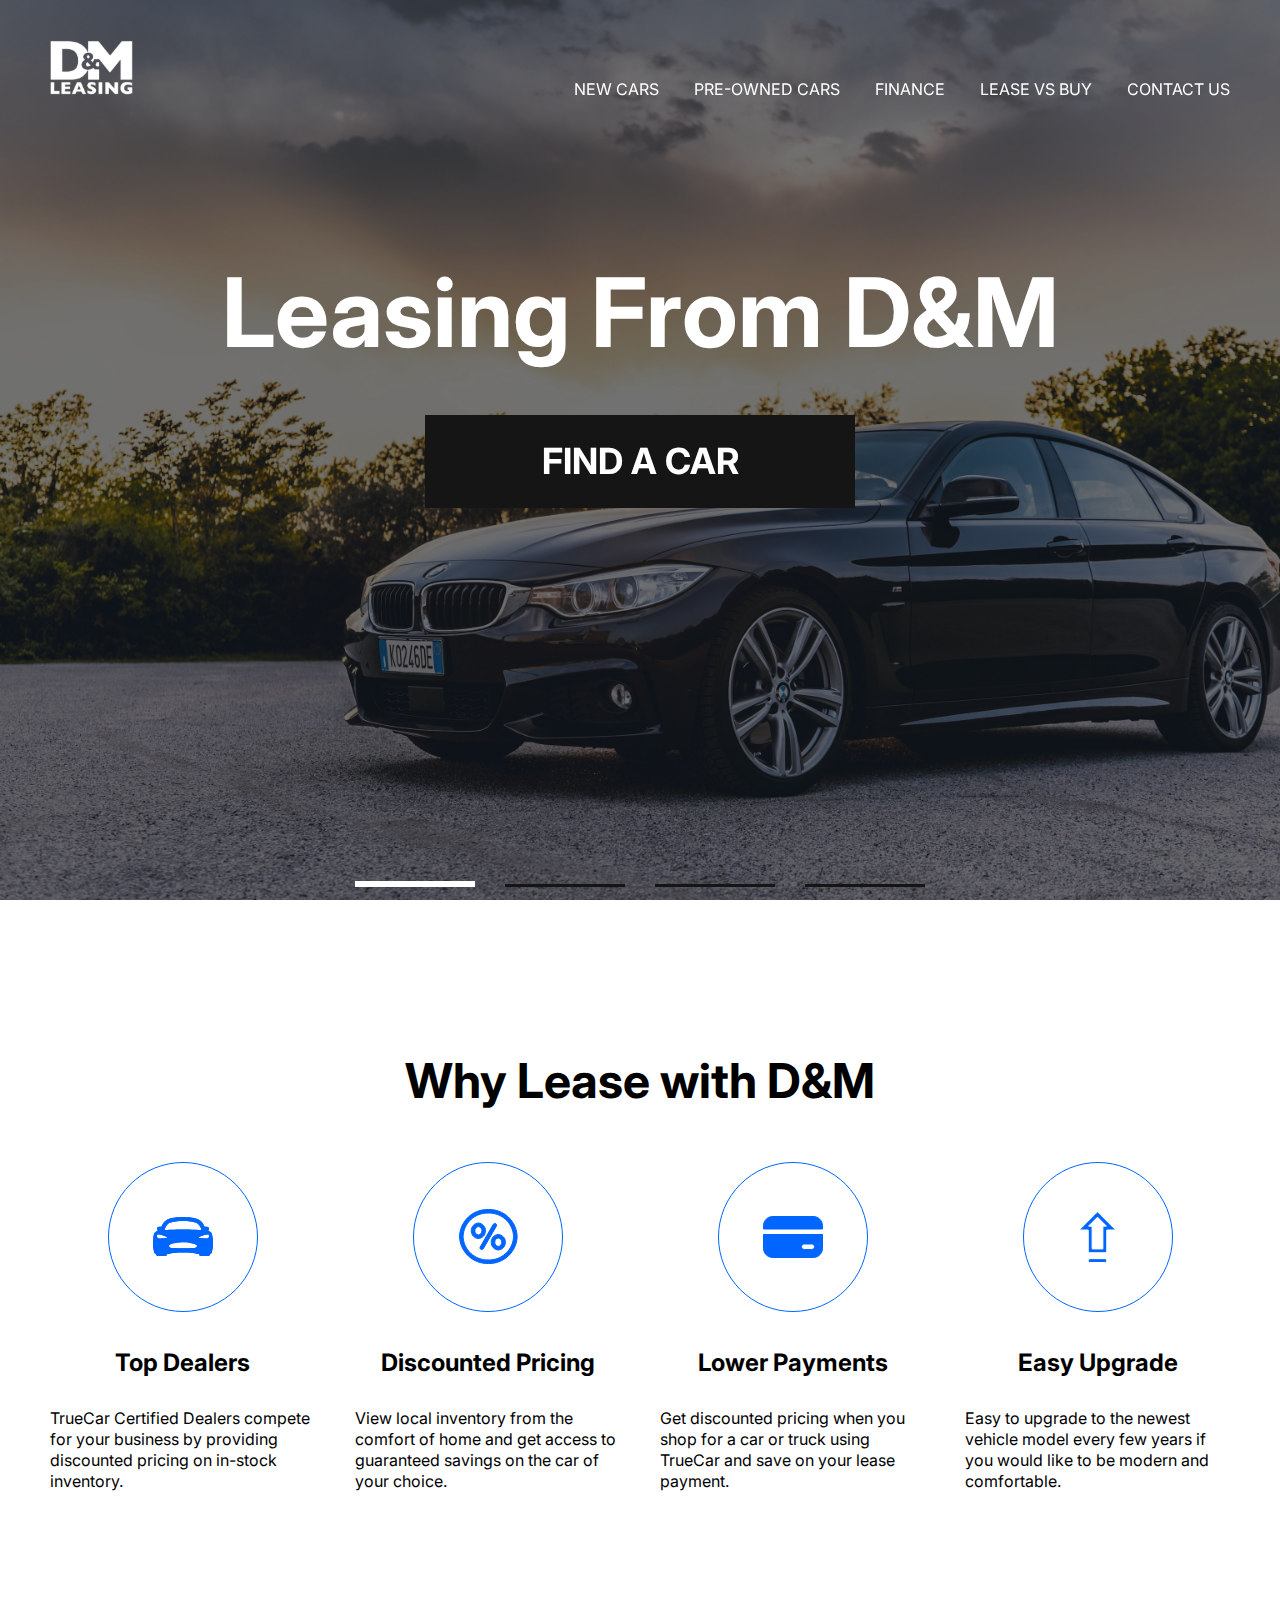
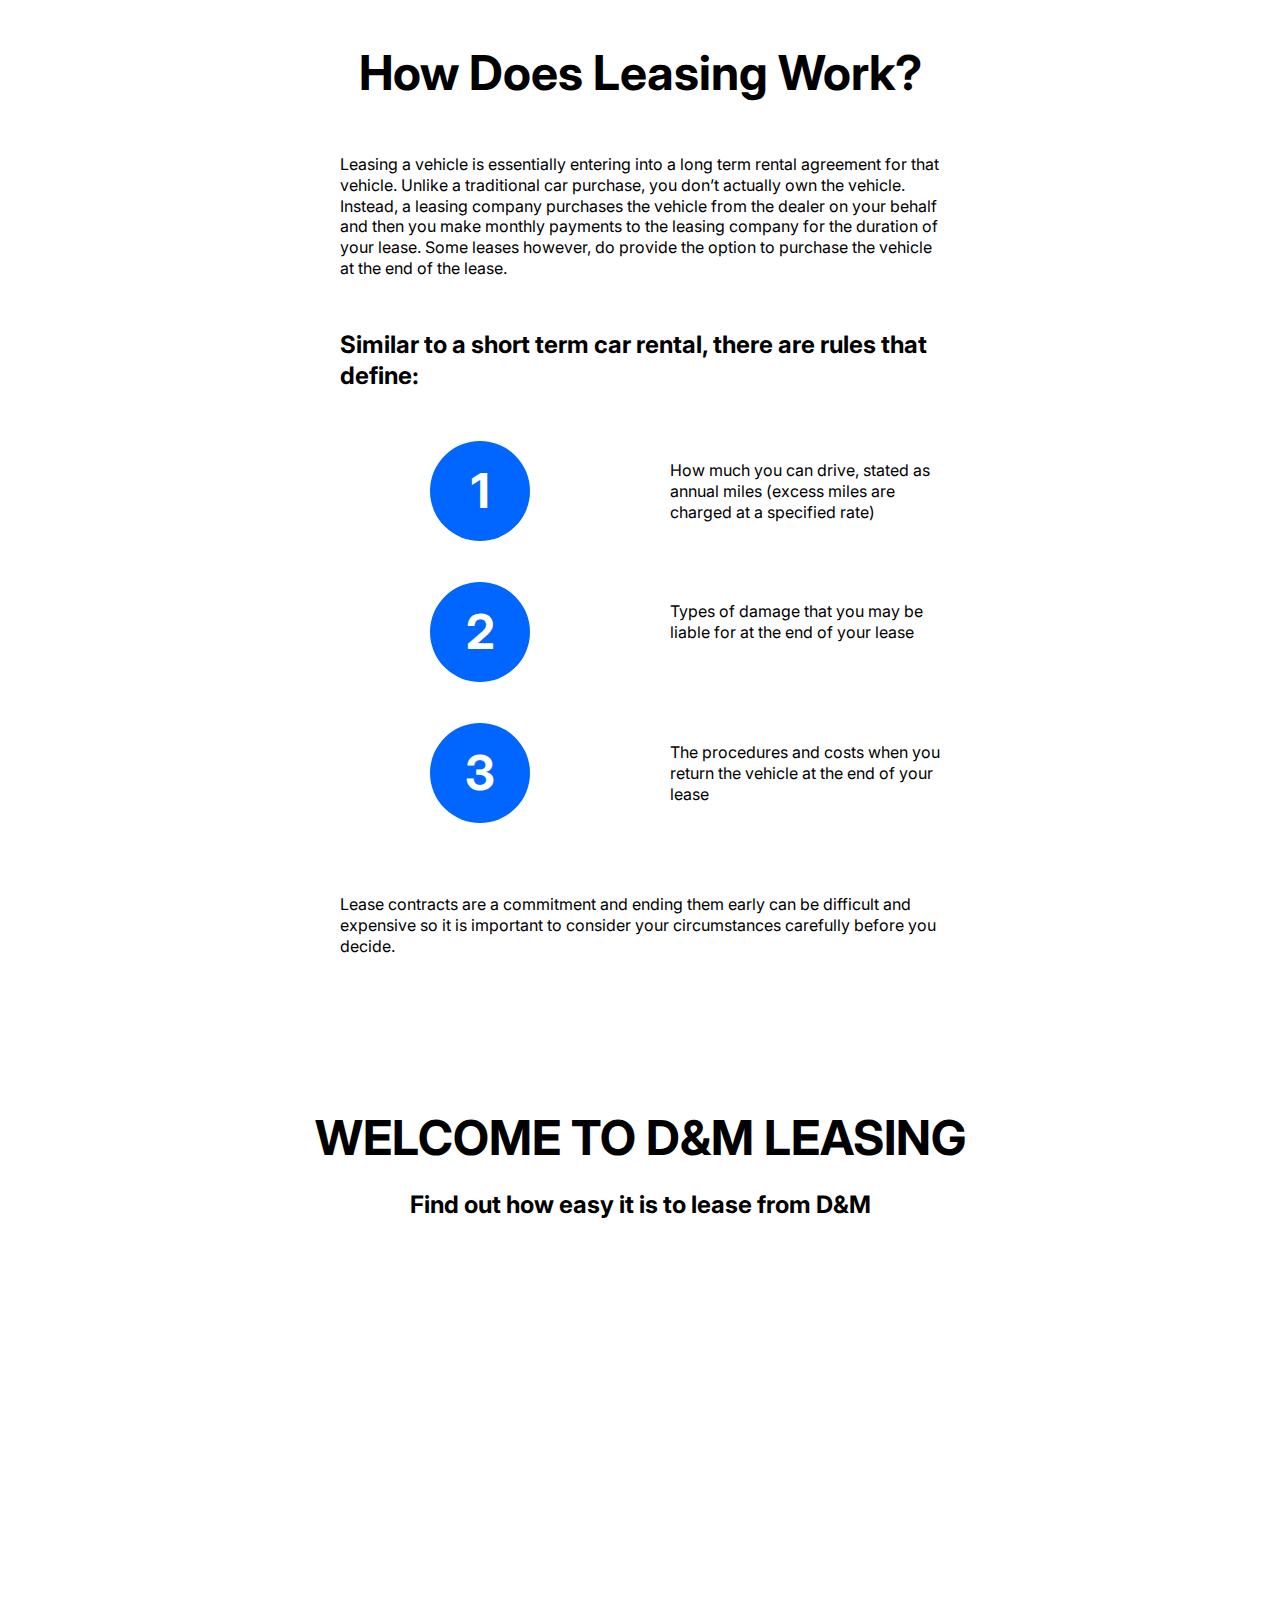
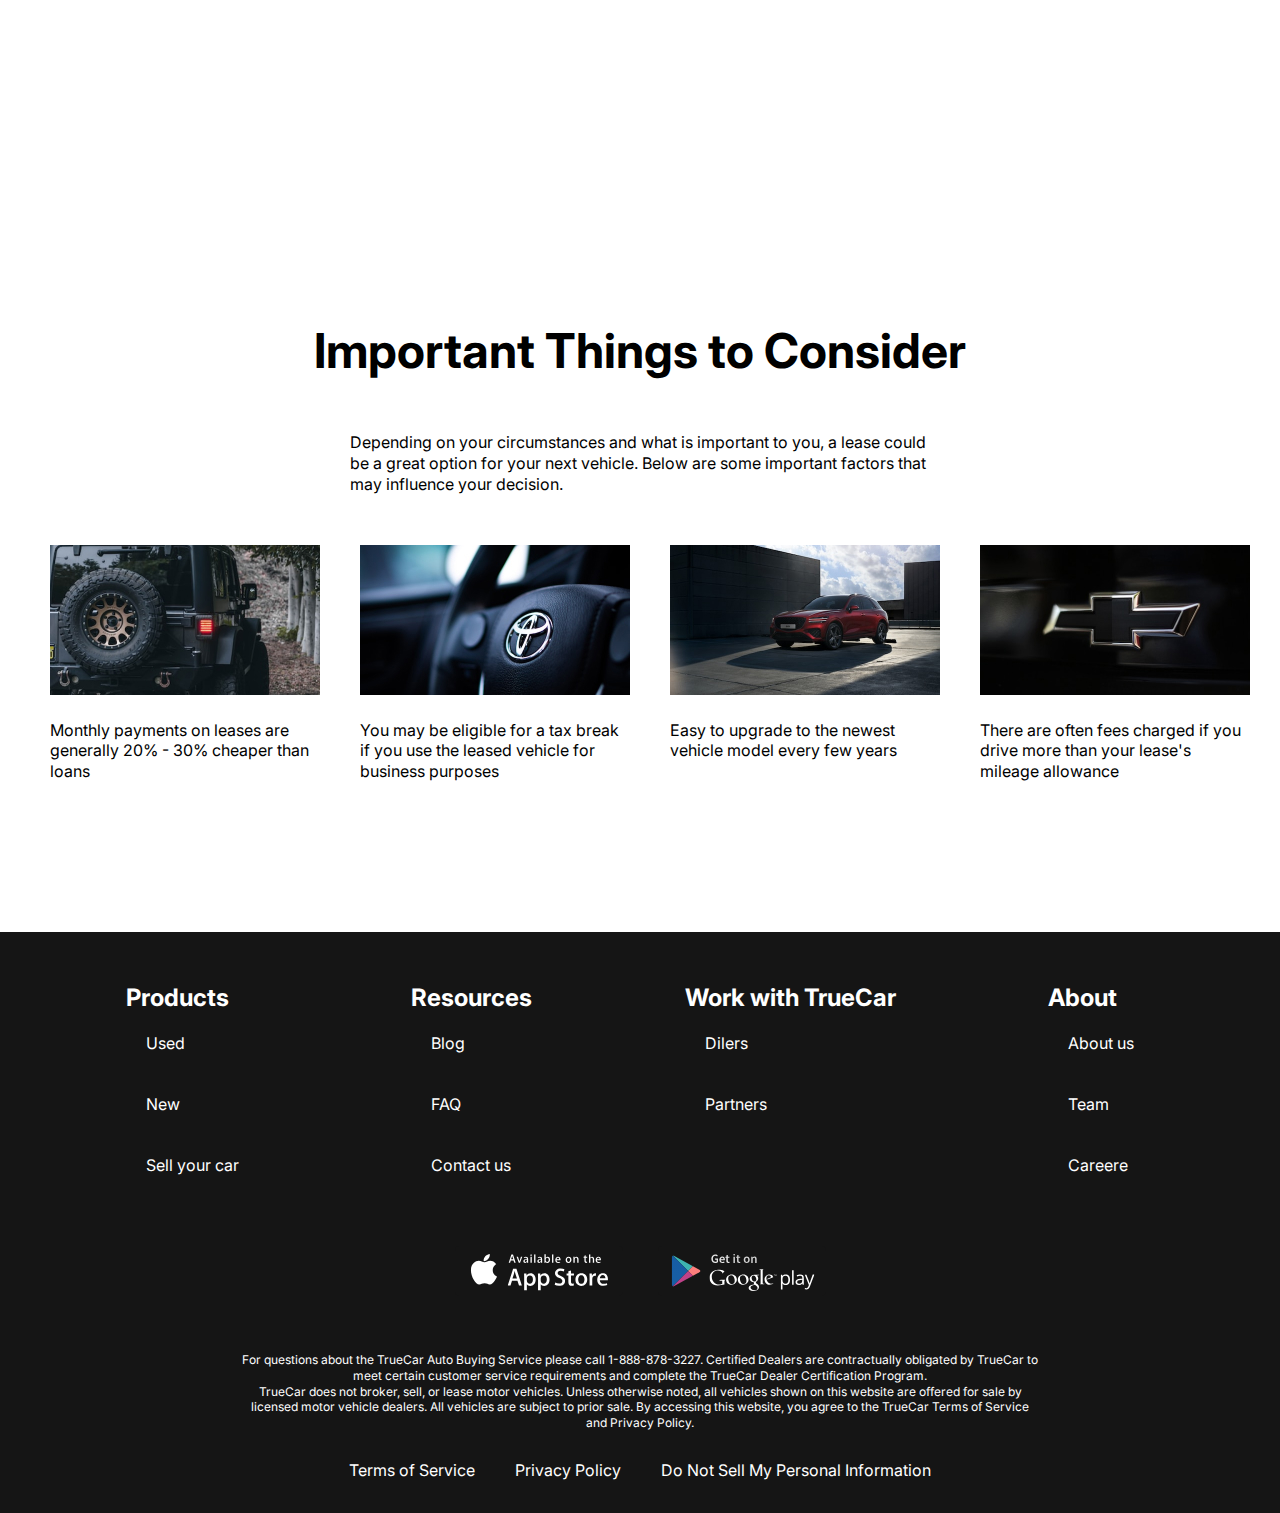
<file: index.html>
<!DOCTYPE html>
<html lang="en">
  <head>
    <meta charset="UTF-8" />
    <meta http-equiv="X-UA-Compatible" content="IE=edge" />
    <meta name="viewport" content="width=device-width, initial-scale=1.0" />
    <title>Document</title>

    <link rel="preconnect" href="https://fonts.googleapis.com" />
    <link rel="preconnect" href="https://fonts.gstatic.com" crossorigin />
    <link
      href="https://fonts.googleapis.com/css2?family=Inter:wght@400;700&display=swap"
      rel="stylesheet"
    />
    <link
      rel="stylesheet"
      href="https://cdn.jsdelivr.net/npm/swiper@9/swiper-bundle.min.css"
    />
    <link rel="stylesheet" href="css/style.css" />
  </head>
  <body>
    <div class="wrapper">
      <header class="header header-main">
        <div class="container">
          <div class="header__inner">
            <a href="logo" class="logo" href="index.html">
              <img src="images/logo.svg" alt="" class="logo__img" />
            </a>
            <nav class="menu">
              <ul class="menu__list">
                <li class="menu__list-item">
                  <a href="#" class="menu__list-link">New cars</a>
                </li>
                <li class="menu__list-item">
                  <a href="#" class="menu__list-link">Pre-owned cars</a>
                </li>
                <li class="menu__list-item">
                  <a href="#" class="menu__list-link">Finance</a>
                </li>
                <li class="menu__list-item">
                  <a href="#" class="menu__list-link">Lease vs buy</a>
                </li>
                <li class="menu__list-item">
                  <a href="contact.html" class="menu__list-link">Contact us</a>
                </li>
              </ul>
            </nav>
          </div>
        </div>
      </header>
      <main class="main">
        <section class="top">
          <div class="container">
            <h1 class="title">Leasing From D&M</h1>
            <a href="#" class="top__link">FIND A CAR</a>
          </div>
        </section>
        <div class="slider">
          <div class="swiper mySwiper">
            <div class="swiper-wrapper">
              <div
                class="swiper-slide"
                style="background-image: url(images/slide1.png)"
              ></div>
              <div
                class="swiper-slide"
                style="background-image: url(images/slide2.jpg)"
              ></div>
              <div
                class="swiper-slide"
                style="background-image: url(images/slide1.png)"
              ></div>
              <div people: Person[]=[]; class="swiper-slide"
              style="background-image: url(images/slide2.jpg)" >
            </div>
          </div>
          <div class="swiper-pagination"></div>
        </div>

        <section class="why-lease">
          <div class="container">
            <h2 class="section-title">Why Lease with D&M</h2>
            <ul class="why-lease__list">
              <li class="why-lease__item">
                <img
                  src="images/whylease1.svg"
                  alt=""
                  class="why-lease__item-img"
                />
                <h3 class="why-lease__item-title">Top Dealers</h3>
                <p class="why-lease__item-text">
                  TrueCar Certified Dealers compete for your business by
                  providing discounted pricing on in-stock inventory.
                </p>
              </li>
              <li class="why-lease__item">
                <img
                  src="images/whylease2.svg"
                  alt=""
                  class="why-lease__item-img"
                />
                <h3 class="why-lease__item-title">Discounted Pricing</h3>
                <p class="why-lease__item-text">
                  View local inventory from the comfort of home and get access
                  to guaranteed savings on the car of your choice.
                </p>
              </li>
              <li class="why-lease__item">
                <img
                  src="images/whylease3.svg"
                  alt=""
                  class="why-lease__item-img"
                />
                <h3 class="why-lease__item-title">Lower Payments</h3>
                <p class="why-lease__item-text">
                  Get discounted pricing when you shop for a car or truck using
                  TrueCar and save on your lease payment.
                </p>
              </li>
              <li class="why-lease__item">
                <img
                  src="images/whylease4.svg"
                  alt=""
                  class="why-lease__item-img"
                />
                <h3 class="why-lease__item-title">Easy Upgrade</h3>
                <p class="why-lease__item-text">
                  Easy to upgrade to the newest vehicle model every few years if
                  you would like to be modern and comfortable.
                </p>
              </li>
            </ul>
          </div>
        </section>
        <section class="how-does">
          <div class="container">
            <div class="how-does__inner">
              <h2 class="section-title">How Does Leasing Work?</h2>
              <p class="how-does__text">
                Leasing a vehicle is essentially entering into a long term
                rental agreement for that vehicle. Unlike a traditional car
                purchase, you don’t actually own the vehicle. Instead, a leasing
                company purchases the vehicle from the dealer on your behalf and
                then you make monthly payments to the leasing company for the
                duration of your lease. Some leases however, do provide the
                option to purchase the vehicle at the end of the lease.
              </p>
              <h4 class="how__does-title">
                Similar to a short term car rental, there are rules that define:
              </h4>
              <ol class="how__does-list">
                <li class="how__does-item">
                  How much you can drive, stated as annual miles (excess miles
                  are charged at a specified rate)
                </li>
                <li class="how__does-item">
                  Types of damage that you may be liable for at the end of your
                  lease
                </li>
                <li class="how__does-item">
                  The procedures and costs when you return the vehicle at the
                  end of your lease
                </li>
              </ol>
              <p class="how-does__text">
                Lease contracts are a commitment and ending them early can be
                difficult and expensive so it is important to consider your
                circumstances carefully before you decide.
              </p>
            </div>
          </div>
        </section>
        <section class="video">
          <div class="container">
            <h2 class="section-title video__title">WELCOME TO D&M LEASING</h2>
            <p class="video__text">Find out how easy it is to lease from D&M</p>
            <iframe
              class="video__content"
              width="1000"
              height="500"
              src="https://www.youtube.com/embed/Ekvi1YJDC3Q?controls=0"
              title="YouTube video player"
              frameborder="0"
              allow="accelerometer; autoplay; clipboard-write; encrypted-media; gyroscope; picture-in-picture; web-share"
              allowfullscreen
            ></iframe>
          </div>
        </section>
        <section class="important">
          <div class="container">
            <h2 class="section-title important__title">
              Important Things to Consider
            </h2>
            <p class="important__text">
              Depending on your circumstances and what is important to you, a
              lease could be a great option for your next vehicle. Below are
              some important factors that may influence your decision.
            </p>
            <ul class="important__list">
              <li class="important__item">
                <img
                  src="images/imp-1.jpg"
                  alt=""
                  class="important__item-img"
                />
                <p class="important__item-text">
                  Monthly payments on leases are generally 20% - 30% cheaper
                  than loans
                </p>
              </li>
              <li class="important__item">
                <img
                  src="images/imp-2.jpg"
                  alt=""
                  class="important__item-img"
                />
                <p class="important__item-text">
                  You may be eligible for a tax break if you use the leased
                  vehicle for business purposes
                </p>
              </li>
              <li class="important__item">
                <img
                  src="images/imp-3.jpg"
                  alt=""
                  class="important__item-img"
                />
                <p class="important__item-text">
                  Easy to upgrade to the newest vehicle model every few years
                </p>
              </li>
              <li class="important__item">
                <img
                  src="images/imp-4.jpg"
                  alt=""
                  class="important__item-img"
                />
                <p class="important__item-text">
                  There are often fees charged if you drive more than your
                  lease's mileage allowance
                </p>
              </li>
            </ul>
          </div>
        </section>
      </main>
      <footer class="footer">
        <div class="container">
          <nav class="footer__menu">
            <ul class="footer__menu-list">
              <li class="footer__menu-item">
                <p class="footer__menu-title">Products</p>
              </li>
              <li class="footer__menu-item">
                <a href="#" class="footer__menu-link">Used</a>
              </li>
              <li class="footer__menu-item">
                <a href="#" class="footer__menu-link">New</a>
              </li>
              <li class="footer__menu-item">
                <a href="#" class="footer__menu-link">Sell your car</a>
              </li>
            </ul>
            <ul class="footer__menu-list">
              <li class="footer__menu-item">
                <p class="footer__menu-title">Resources</p>
              </li>
              <li class="footer__menu-item">
                <a href="#" class="footer__menu-link">Blog</a>
              </li>
              <li class="footer__menu-item">
                <a href="#" class="footer__menu-link">FAQ</a>
              </li>
              <li class="footer__menu-item">
                <a href="#" class="footer__menu-link">Contact us</a>
              </li>
            </ul>
            <ul class="footer__menu-list">
              <li class="footer__menu-item">
                <p class="footer__menu-title">Work with TrueCar</p>
              </li>
              <li class="footer__menu-item">
                <a href="#" class="footer__menu-link">Dilers</a>
              </li>
              <li class="footer__menu-item">
                <a href="#" class="footer__menu-link">Partners</a>
              </li>
            </ul>
            <ul class="footer__menu-list">
              <li class="footer__menu-item">
                <p class="footer__menu-title">About</p>
              </li>
              <li class="footer__menu-item">
                <a href="#" class="footer__menu-link">About us</a>
              </li>
              <li class="footer__menu-item">
                <a href="#" class="footer__menu-link">Team</a>
              </li>
              <li class="footer__menu-item">
                <a href="#" class="footer__menu-link">Careere</a>
              </li>
            </ul>
          </nav>
          <ul class="apps__links">
            <li class="app__links-item">
              <a href="#" class="app__item-link">
                <img class="app__item-img" src="images/appstore.svg" alt="" />
              </a>
            </li>
            <li class="app__links-item">
              <a href="#" class="app__item-link">
                <img class="app__item-img" src="images/googleplay.svg" alt="" />
              </a>
            </li>
          </ul>
          <div class="footer__copy">
            <p class="footer__copy-text">
              For questions about the TrueCar Auto Buying Service please call
              1-888-878-3227. Certified Dealers are contractually obligated by
              TrueCar to meet certain customer service requirements and complete
              the TrueCar Dealer Certification Program.
            </p>
            <p class="footer__copy-text">
              TrueCar does not broker, sell, or lease motor vehicles. Unless
              otherwise noted, all vehicles shown on this website are offered
              for sale by licensed motor vehicle dealers. All vehicles are
              subject to prior sale. By accessing this website, you agree to the
              TrueCar Terms of Service and Privacy Policy.
            </p>
          </div>
          <nav class="copy__nav">
            <ul class="copy__nav-list">
              <li class="copy__nav-item">
                <a href="#" class="copy__nav-link">Terms of Service</a>
              </li>
              <li class="copy__nav-item">
                <a href="#" class="copy__nav-link">Privacy Policy</a>
              </li>
              <li class="copy__nav-item">
                <a href="#" class="copy__nav-link"
                  >Do Not Sell My Personal Information</a
                >
              </li>
            </ul>
          </nav>
        </div>
      </footer>
    </div>
    <script src="https://cdn.jsdelivr.net/npm/swiper@9/swiper-bundle.min.js"></script>
    <script src="js/main.js"></script>
  </body>
</html>
</file>
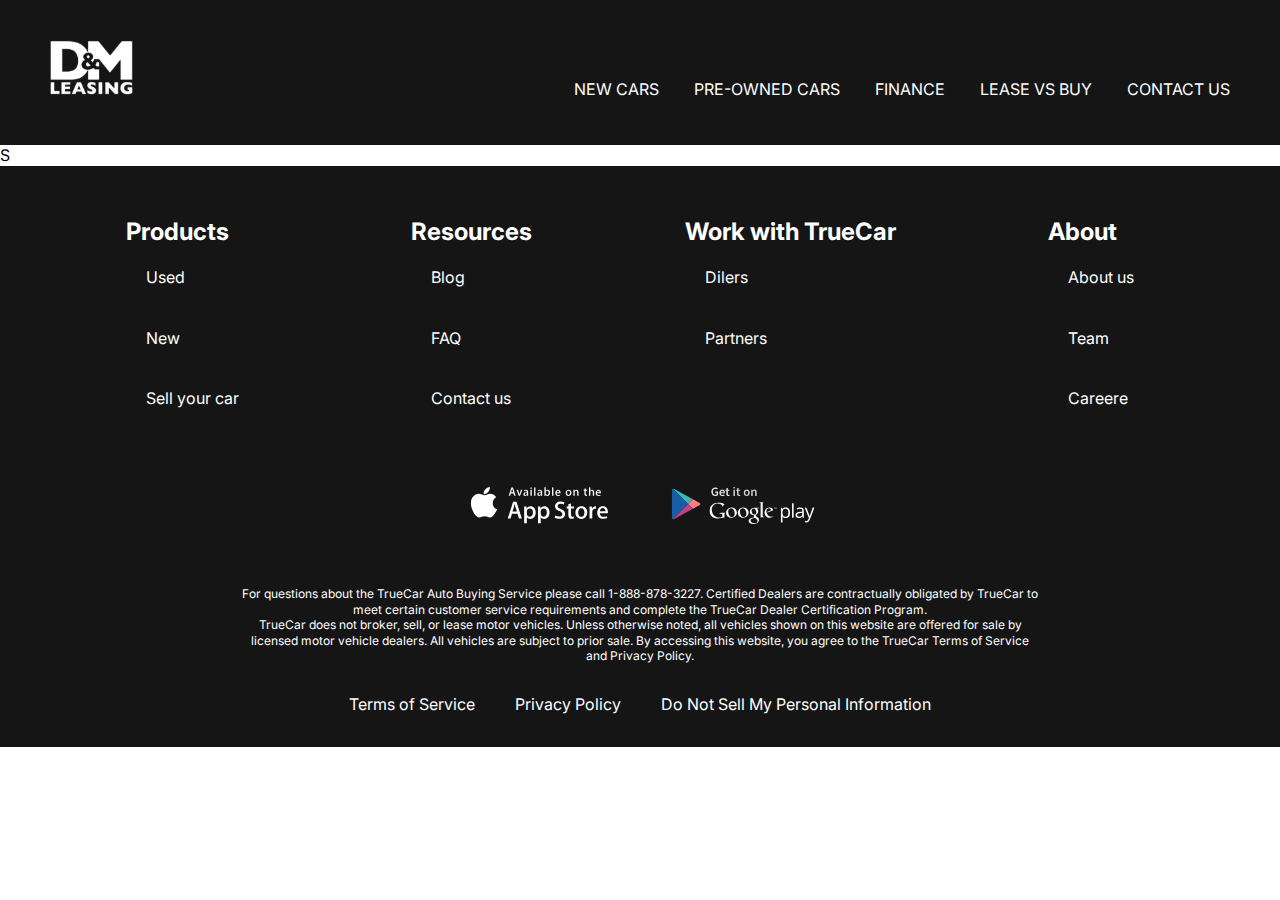
<file: contact.html>
<!DOCTYPE html>
<html lang="en">
  <head>
    <meta charset="UTF-8" />
    <meta http-equiv="X-UA-Compatible" content="IE=edge" />
    <meta name="viewport" content="width=device-width, initial-scale=1.0" />
    <title>Document</title>
    <link rel="preconnect" href="https://fonts.googleapis.com" />
    <link rel="preconnect" href="https://fonts.gstatic.com" crossorigin />
    <link
      href="https://fonts.googleapis.com/css2?family=Inter:wght@400;700&display=swap"
      rel="stylesheet"
    />
    <link rel="stylesheet" href="css/style.css" />
  </head>
  <body>
    <div class="wrapper">
      <header class="header">
        <div class="container">
          <div class="header__inner">
            <a href="index.html" class="logo">
              <img src="images/logo.svg" alt="" class="logo__img" />
            </a>
            <nav class="menu">
              <ul class="menu__list">
                <li class="menu__list-item">
                  <a href="#" class="menu__list-link">New cars</a>
                </li>
                <li class="menu__list-item">
                  <a href="#" class="menu__list-link">Pre-owned cars</a>
                </li>
                <li class="menu__list-item">
                  <a href="#" class="menu__list-link">Finance</a>
                </li>
                <li class="menu__list-item">
                  <a href="#" class="menu__list-link">Lease vs buy</a>
                </li>
                <li class="menu__list-item">
                  <a href="#" class="menu__list-link">Contact us</a>
                </li>
              </ul>
            </nav>
          </div>
        </div>
      </header>
      <main class="main">S</main>
      <footer class="footer">
        <div class="container">
          <nav class="footer__menu">
            <ul class="footer__menu-list">
              <li class="footer__menu-item">
                <p class="footer__menu-title">Products</p>
              </li>
              <li class="footer__menu-item">
                <a href="#" class="footer__menu-link">Used</a>
              </li>
              <li class="footer__menu-item">
                <a href="#" class="footer__menu-link">New</a>
              </li>
              <li class="footer__menu-item">
                <a href="#" class="footer__menu-link">Sell your car</a>
              </li>
            </ul>
            <ul class="footer__menu-list">
              <li class="footer__menu-item">
                <p class="footer__menu-title">Resources</p>
              </li>
              <li class="footer__menu-item">
                <a href="#" class="footer__menu-link">Blog</a>
              </li>
              <li class="footer__menu-item">
                <a href="#" class="footer__menu-link">FAQ</a>
              </li>
              <li class="footer__menu-item">
                <a href="#" class="footer__menu-link">Contact us</a>
              </li>
            </ul>
            <ul class="footer__menu-list">
              <li class="footer__menu-item">
                <p class="footer__menu-title">Work with TrueCar</p>
              </li>
              <li class="footer__menu-item">
                <a href="#" class="footer__menu-link">Dilers</a>
              </li>
              <li class="footer__menu-item">
                <a href="#" class="footer__menu-link">Partners</a>
              </li>
            </ul>
            <ul class="footer__menu-list">
              <li class="footer__menu-item">
                <p class="footer__menu-title">About</p>
              </li>
              <li class="footer__menu-item">
                <a href="#" class="footer__menu-link">About us</a>
              </li>
              <li class="footer__menu-item">
                <a href="#" class="footer__menu-link">Team</a>
              </li>
              <li class="footer__menu-item">
                <a href="#" class="footer__menu-link">Careere</a>
              </li>
            </ul>
          </nav>
          <ul class="apps__links">
            <li class="app__links-item">
              <a href="#" class="app__item-link">
                <img class="app__item-img" src="images/appstore.svg" alt="" />
              </a>
            </li>
            <li class="app__links-item">
              <a href="#" class="app__item-link">
                <img class="app__item-img" src="images/googleplay.svg" alt="" />
              </a>
            </li>
          </ul>
          <div class="footer__copy">
            <p class="footer__copy-text">
              For questions about the TrueCar Auto Buying Service please call
              1-888-878-3227. Certified Dealers are contractually obligated by
              TrueCar to meet certain customer service requirements and complete
              the TrueCar Dealer Certification Program.
            </p>
            <p class="footer__copy-text">
              TrueCar does not broker, sell, or lease motor vehicles. Unless
              otherwise noted, all vehicles shown on this website are offered
              for sale by licensed motor vehicle dealers. All vehicles are
              subject to prior sale. By accessing this website, you agree to the
              TrueCar Terms of Service and Privacy Policy.
            </p>
          </div>
          <nav class="copy__nav">
            <ul class="copy__nav-list">
              <li class="copy__nav-item">
                <a href="#" class="copy__nav-link">Terms of Service</a>
              </li>
              <li class="copy__nav-item">
                <a href="#" class="copy__nav-link">Privacy Policy</a>
              </li>
              <li class="copy__nav-item">
                <a href="#" class="copy__nav-link"
                  >Do Not Sell My Personal Information</a
                >
              </li>
            </ul>
          </nav>
        </div>
      </footer>
    </div>
  </body>
</html>
</file>
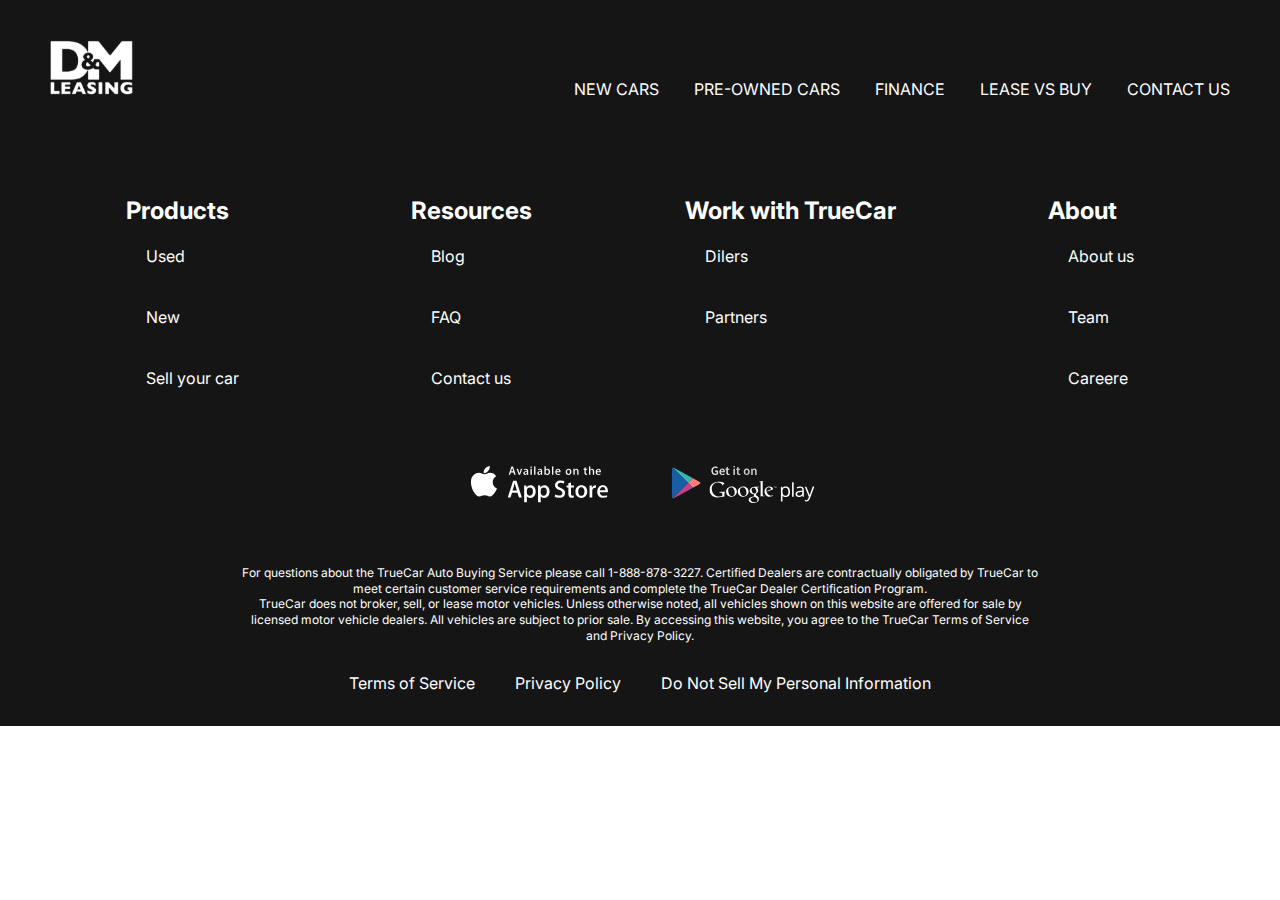
<file: newcars.html>
<!DOCTYPE html>
<html lang="en">
  <head>
    <meta charset="UTF-8" />
    <meta http-equiv="X-UA-Compatible" content="IE=edge" />
    <meta name="viewport" content="width=device-width, initial-scale=1.0" />
    <title>Document</title>
    <link rel="preconnect" href="https://fonts.googleapis.com" />
    <link rel="preconnect" href="https://fonts.gstatic.com" crossorigin />
    <link
      href="https://fonts.googleapis.com/css2?family=Inter:wght@400;700&display=swap"
      rel="stylesheet"
    />
    <link rel="stylesheet" href="css/style.css" />
  </head>
  <body>
    <div class="wrapper">
      <header class="header">
        <div class="container">
          <div class="header__inner">
            <a href="#" class="logo">
              <img src="images/logo.svg" alt="" class="logo__img" />
            </a>
            <nav class="menu">
              <ul class="menu__list">
                <li class="menu__list-item">
                  <a href="#" class="menu__list-link">New cars</a>
                </li>
                <li class="menu__list-item">
                  <a href="#" class="menu__list-link">Pre-owned cars</a>
                </li>
                <li class="menu__list-item">
                  <a href="#" class="menu__list-link">Finance</a>
                </li>
                <li class="menu__list-item">
                  <a href="#" class="menu__list-link">Lease vs buy</a>
                </li>
                <li class="menu__list-item">
                  <a href="#" class="menu__list-link">Contact us</a>
                </li>
              </ul>
            </nav>
          </div>
        </div>
      </header>
      <main class="main"></main>
      <footer class="footer">
        <div class="container">
          <nav class="footer__menu">
            <ul class="footer__menu-list">
              <li class="footer__menu-item">
                <p class="footer__menu-title">Products</p>
              </li>
              <li class="footer__menu-item">
                <a href="#" class="footer__menu-link">Used</a>
              </li>
              <li class="footer__menu-item">
                <a href="#" class="footer__menu-link">New</a>
              </li>
              <li class="footer__menu-item">
                <a href="#" class="footer__menu-link">Sell your car</a>
              </li>
            </ul>
            <ul class="footer__menu-list">
              <li class="footer__menu-item">
                <p class="footer__menu-title">Resources</p>
              </li>
              <li class="footer__menu-item">
                <a href="#" class="footer__menu-link">Blog</a>
              </li>
              <li class="footer__menu-item">
                <a href="#" class="footer__menu-link">FAQ</a>
              </li>
              <li class="footer__menu-item">
                <a href="#" class="footer__menu-link">Contact us</a>
              </li>
            </ul>
            <ul class="footer__menu-list">
              <li class="footer__menu-item">
                <p class="footer__menu-title">Work with TrueCar</p>
              </li>
              <li class="footer__menu-item">
                <a href="#" class="footer__menu-link">Dilers</a>
              </li>
              <li class="footer__menu-item">
                <a href="#" class="footer__menu-link">Partners</a>
              </li>
            </ul>
            <ul class="footer__menu-list">
              <li class="footer__menu-item">
                <p class="footer__menu-title">About</p>
              </li>
              <li class="footer__menu-item">
                <a href="#" class="footer__menu-link">About us</a>
              </li>
              <li class="footer__menu-item">
                <a href="#" class="footer__menu-link">Team</a>
              </li>
              <li class="footer__menu-item">
                <a href="#" class="footer__menu-link">Careere</a>
              </li>
            </ul>
          </nav>
          <ul class="apps__links">
            <li class="app__links-item">
              <a href="#" class="app__item-link">
                <img class="app__item-img" src="images/appstore.svg" alt="" />
              </a>
            </li>
            <li class="app__links-item">
              <a href="#" class="app__item-link">
                <img class="app__item-img" src="images/googleplay.svg" alt="" />
              </a>
            </li>
          </ul>
          <div class="footer__copy">
            <p class="footer__copy-text">
              For questions about the TrueCar Auto Buying Service please call
              1-888-878-3227. Certified Dealers are contractually obligated by
              TrueCar to meet certain customer service requirements and complete
              the TrueCar Dealer Certification Program.
            </p>
            <p class="footer__copy-text">
              TrueCar does not broker, sell, or lease motor vehicles. Unless
              otherwise noted, all vehicles shown on this website are offered
              for sale by licensed motor vehicle dealers. All vehicles are
              subject to prior sale. By accessing this website, you agree to the
              TrueCar Terms of Service and Privacy Policy.
            </p>
          </div>
          <nav class="copy__nav">
            <ul class="copy__nav-list">
              <li class="copy__nav-item">
                <a href="#" class="copy__nav-link">Terms of Service</a>
              </li>
              <li class="copy__nav-item">
                <a href="#" class="copy__nav-link">Privacy Policy</a>
              </li>
              <li class="copy__nav-item">
                <a href="#" class="copy__nav-link"
                  >Do Not Sell My Personal Information</a
                >
              </li>
            </ul>
          </nav>
        </div>
      </footer>
    </div>
  </body>
</html>
</file>
<file: css/style.css>
html {
  box-sizing: border-box;
}
*,
*::after,
*::before {
  box-sizing: inherit;
  margin: 0;
  padding: 0;
}
html,
body {
  min-height: 100%;
}
ul {
  list-style: none;
}
a {
  text-decoration: none;
  color: inherit;
}

body {
  font-size: 16px;
  font-weight: 400;
  font-family: 'Inter', sans-serif;
  line-height: 1.3;
}
.wrapper {
  min-height: 100px;
  display: flex;
  flex-direction: column;
}
.container {
  max-width: 1200px;
  margin: 0 auto;
  padding: 0 10px;
}
.section-title {
  text-align: center;
  margin-bottom: 50px;
  font-size: 48px;
  font-weight: 700;
}
.header {
  background-color: #151515;
}
.header-main {
  background-color: transparent;
  position: absolute;
  z-index: 10;
  left: 0;
  right: 0;
}
.header__inner {
  padding-top: 40px;
  padding-bottom: 45px;
  display: flex;
  justify-content: space-between;
  align-items: flex-end;
}
.menu__list {
  display: flex;
  flex-direction: raw;
  gap: 35px;
}
.menu__list-link {
  text-transform: uppercase;
  color: #ffffff;
}

.footer {
  background-color: #151515;
  padding: 50px 0 32px;
  color: #ffffff;
}
.footer__menu {
  display: flex;
  justify-content: space-around;
  margin-bottom: 50px;
}
.footer__menu-list {
  max-width: 250px;
}
.footer__menu-title {
  font-size: 24px;
  font-weight: 700;
}
.footer__menu-item + .footer__menu-item {
  padding: 20px;
}
.apps__links {
  display: flex;
  justify-content: center;
  gap: 35px;
  margin-bottom: 52px;
}
.footer__copy {
  font-size: 12px;
  text-align: center;
  max-width: 800px;
  margin: 0 auto 30px;
}
.copy__nav-list {
  display: flex;
  gap: 40px;
  justify-content: center;
}
.main {
  flex-grow: 1;
}
.top {
  color: #ffffff;
  text-align: center;
  padding-top: 250px;
  padding-bottom: 50px;
  position: absolute;
  z-index: 5;
  left: 0;
  right: 0;
}
.title {
  padding-bottom: 40px;
  font-size: 96px;
  font-weight: 700;
}
.top__link {
  background-color: #151515;
  padding: 23px;
  max-width: 430px;
  width: 100%;
  display: inline-block;
  text-transform: uppercase;
  font-size: 36px;
  font-weight: 700;
}
.swiper-slide {
  height: 100vh;
  background-repeat: no-repeat;
  background-size: cover;
  background-position: center;
}
.swiper::after {
  content: '';
  background-color: rgb(21, 21, 21, 0.6);
  position: absolute;
  z-index: 5;
  left: 0;
  right: 0;
  bottom: 0;
  top: 0;
}
.swiper-pagination-bullet {
  width: 120px;
  height: 3px;
  background-color: #151515;
  border-radius: 0;
  opacity: 1;
  margin: 0 15px !important;
}
.swiper-pagination-bullet-active {
  height: 6px;
  background-color: #ffffff;
}
.why-lease {
  margin: 150px 0;
}

.why-lease__list {
  display: grid;
  grid-template-columns: repeat(4, 1fr);
  gap: 40px;
  text-align: center;
}
.why-lease__item-title {
  margin-top: 30px;
  margin-bottom: 30px;
  font-weight: 700;
  font-size: 24px;
}
.why-lease__item-text {
  text-align: left;
}
.how-does__inner {
  max-width: 600px;
  margin: 0 auto;
  margin-bottom: 150px;
}
.how__does-title {
  font-size: 24px;
  font-weight: 700;
  padding-top: 50px;
}
.how__does-list {
  padding: 50px 0 70px;
  counter-reset: myCounter;
}
.how__does-item {
  list-style-type: none;
  width: 270px;
  position: relative;
  margin-left: auto;
  box-sizing: content-box;
  padding: 19px 0 19px 240px;
  min-height: 63px;
}
.how__does-item + .how__does-item {
  margin-top: 40px;
}
.how__does-item::before {
  counter-increment: myCounter;
  content: counter(myCounter);
  display: flex;
  justify-content: center;
  align-items: center;
  background-color: #0066ff;
  color: #ffffff;
  font-size: 48px;
  font-weight: 700;
  width: 100px;
  height: 100px;
  border-radius: 50%;
  position: absolute;
  left: 0;
  top: 0;
}

.video {
  padding-bottom: 150px;
}
.video__title {
  margin-bottom: 20px;
}
.video__text {
  font-size: 24px;
  font-weight: 700;
  margin-bottom: 50px;
  text-align: center;
}
.video__content {
  display: block;
  margin: 0 auto;
}
.important {
  margin-bottom: 150px;
}
.important__title {
  margin-bottom: 50px;
}
.important__text {
  max-width: 580px;
  margin: 0 auto 50px;
}
.important__list {
  display: grid;
  grid-template-columns: repeat(4, 1fr);
  gap: 40px;
}
.important__item-img {
  padding-bottom: 20px;
}
</file>
